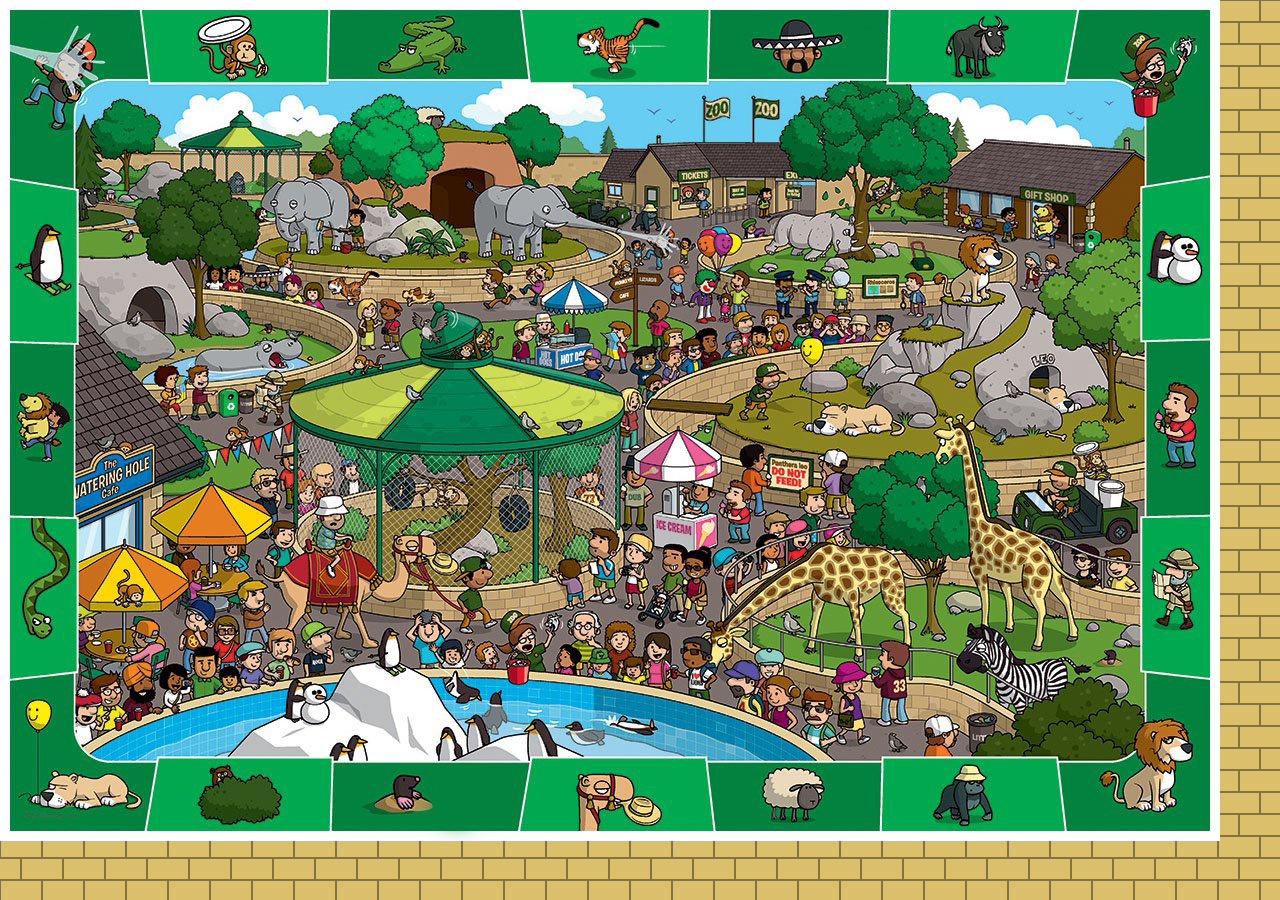
<file: subpaginas/ayuda.html>
<!DOCTYPE html>
<html lang="es">
<head>
    <meta charset="UTF-8">
    <meta name="viewport" content="width=device-width, initial-scale=1.0">

    <link rel="stylesheet" href="Game.css">

    <title>Ayuda</title>
</head>
<body>
    <div>
        <img src="avisual.jpg" alt="">
    </div>
</body>
</html>
</file>
<file: subpaginas/Game.css>
* {
  -webkit-box-sizing: border-box;
          box-sizing: border-box;
  margin: 0;
  padding: 0;
}

body {
  background-color: #dbbf6b;
  background-image: url("data:image/svg+xml,%3Csvg width='42' height='44' viewBox='0 0 42 44' xmlns='http://www.w3.org/2000/svg'%3E%3Cg id='Page-1' fill='none' fill-rule='evenodd'%3E%3Cg id='brick-wall' fill='%23000000' fill-opacity='0.4'%3E%3Cpath d='M0 0h42v44H0V0zm1 1h40v20H1V1zM0 23h20v20H0V23zm22 0h20v20H22V23z'/%3E%3C/g%3E%3C/g%3E%3C/svg%3E");
  font-size: 16px;
  font-family: 'Bebas Neue', cursive;
  -webkit-transition: .3s ease all;
  transition: .3s ease all;
}

body.dark {
  background: black;
}

a {
  color: black;
  text-decoration: none;
}

ul {
  list-style: none;
}

.container {
  width: 90%;
  margin: auto;
}

/* Navigation*/
.nav-main {
  font-size: 17px;
  display: -webkit-box;
  display: -ms-flexbox;
  display: flex;
  -webkit-box-pack: justify;
      -ms-flex-pack: justify;
          justify-content: space-between;
  -webkit-box-align: center;
      -ms-flex-align: center;
          align-items: center;
  height: 60px;
  padding: 20px 0;
}

.nav-brand {
  width: 120px;
}

/** NAV LEFT*/
.nav-main ul {
  display: -webkit-box;
  display: -ms-flexbox;
  display: flex;
  background: gold;
}

.nav-main ul li {
  padding: 10px;
}

.nav-main ul li a:hover {
  border-bottom: 2px solid white;
}

.nav-main ul.nav-menu {
  -webkit-box-flex: 1;
      -ms-flex: 1;
          flex: 1;
  margin-left: 20px;
}

/*SWITCH*/
.switch {
  background: lightseagreen;
  border-radius: 1000px;
  border: none;
  position: relative;
  cursor: pointer;
  display: -webkit-box;
  display: -ms-flexbox;
  display: flex;
  outline: none;
}

.switch::after {
  content: "";
  display: block;
  width: 30px;
  height: 30px;
  position: absolute;
  background: whitesmoke;
  top: 0;
  left: 0;
  right: unset;
  border-radius: 100px;
  -webkit-transition: .3s ease all;
  transition: .3s ease all;
  -webkit-box-shadow: 0px 0px 2px 2px black(0, 0, 0, 0.2);
          box-shadow: 0px 0px 2px 2px black(0, 0, 0, 0.2);
}

.switch.active {
  background: orange;
  color: black;
}

.switch.active::after {
  right: 0;
  left: unset;
}

.switch span {
  width: 30px;
  height: 30px;
  line-height: 30px;
  display: block;
  background: none;
  color: #d7f7d7;
}
/*# sourceMappingURL=Game.css.map */

/***JUEGUITO*/
h1 { 
  margin: 0;
  padding-bottom: 5px;
}

div a img {
  width: 870px;
  height: 600px;
  /*cursor: crosshair;*/
  margin-top: 0;
}

#buscar {
  width: 60px;
  height: 60px;
  border-radius: 30px;
  margin: 0;
}

h4 a {
  color: #fff;
  font-family: 'Franklin Gothic Medium', 'Arial Narrow', Arial, sans-serif;
  float: left;
}
</file>
